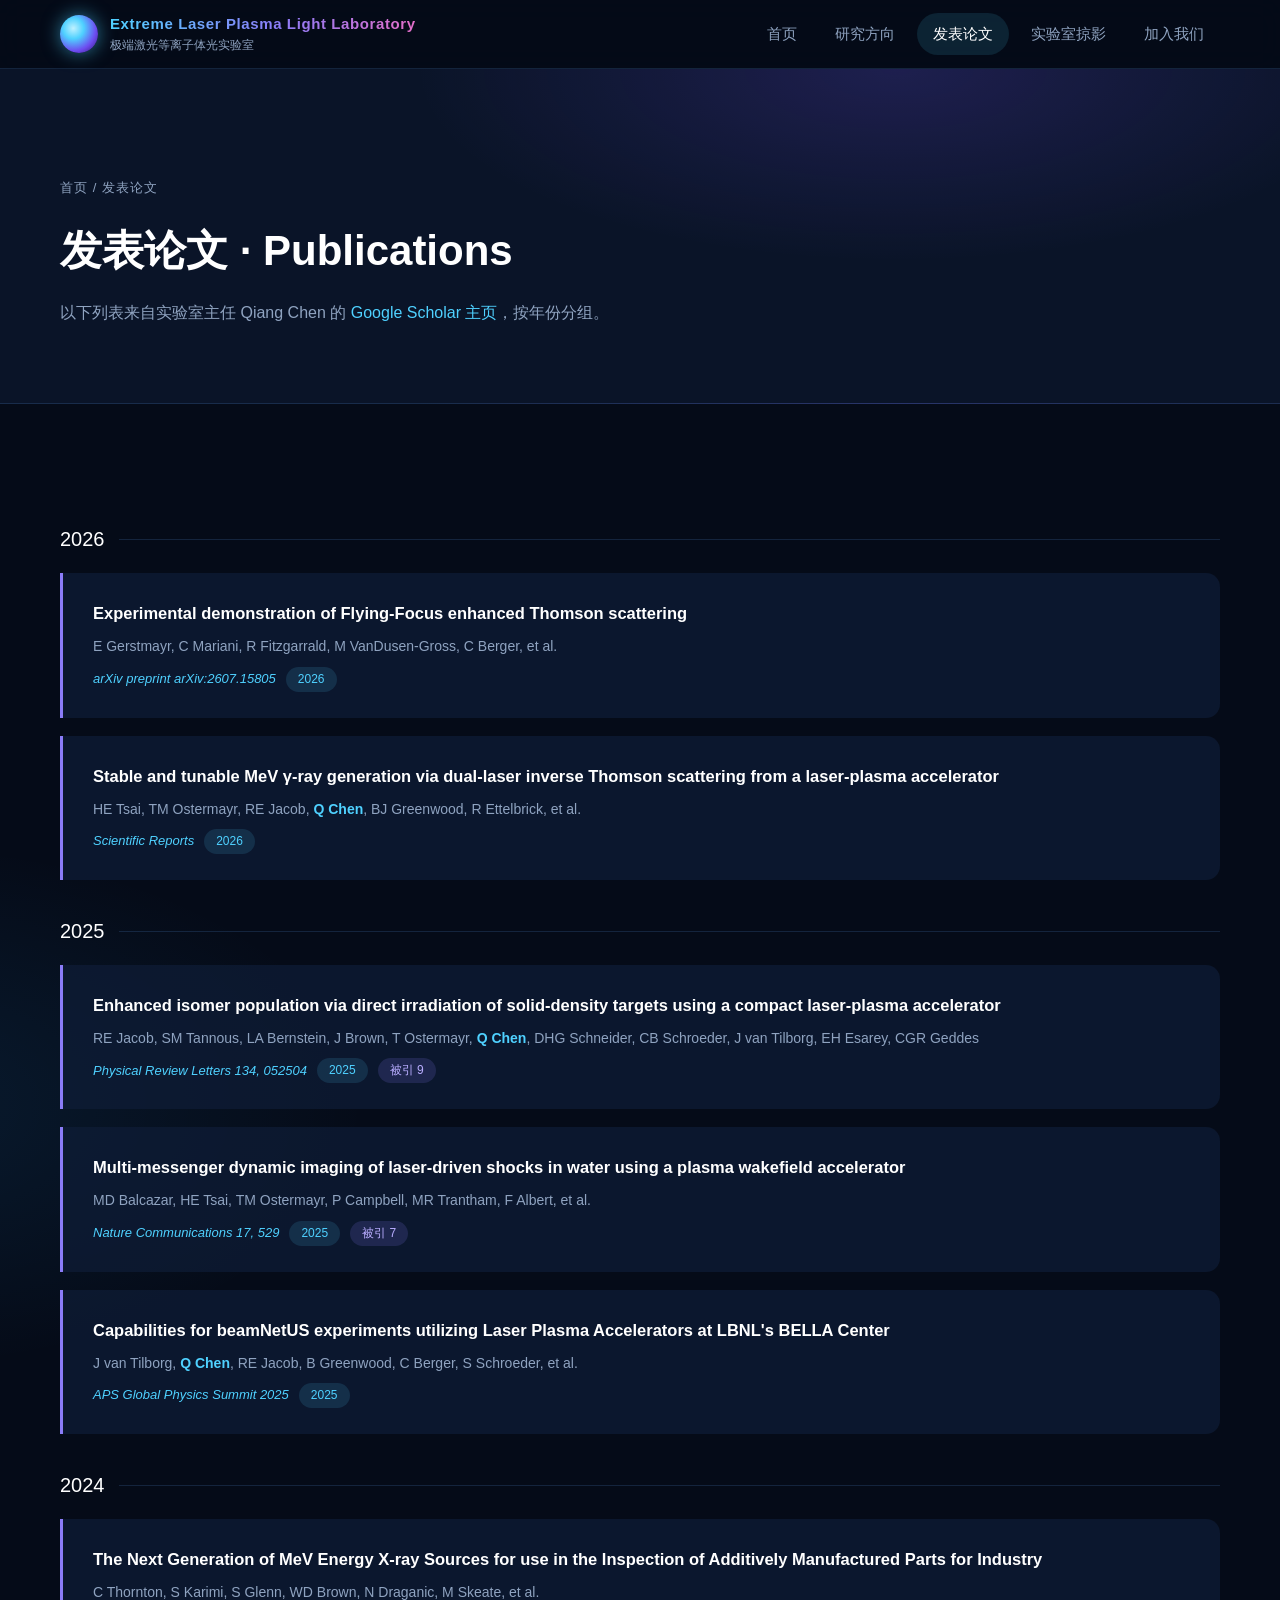
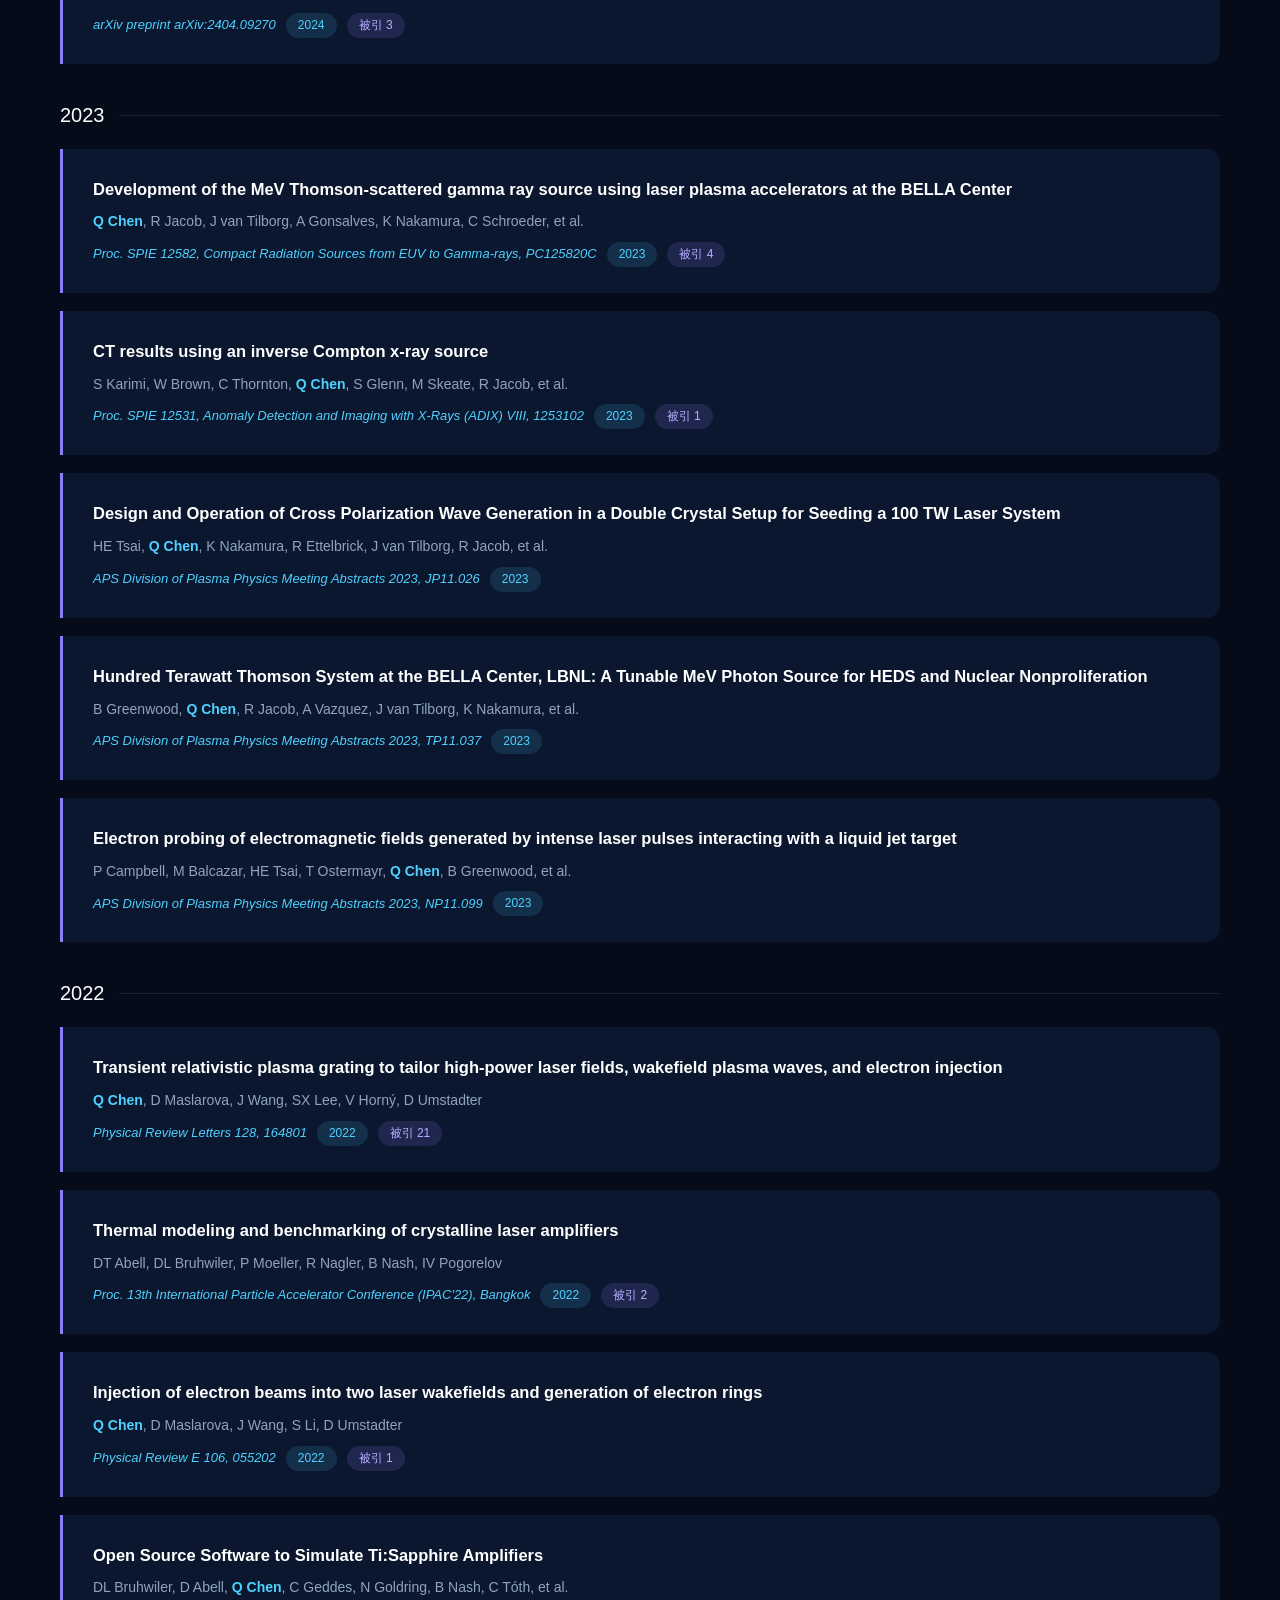
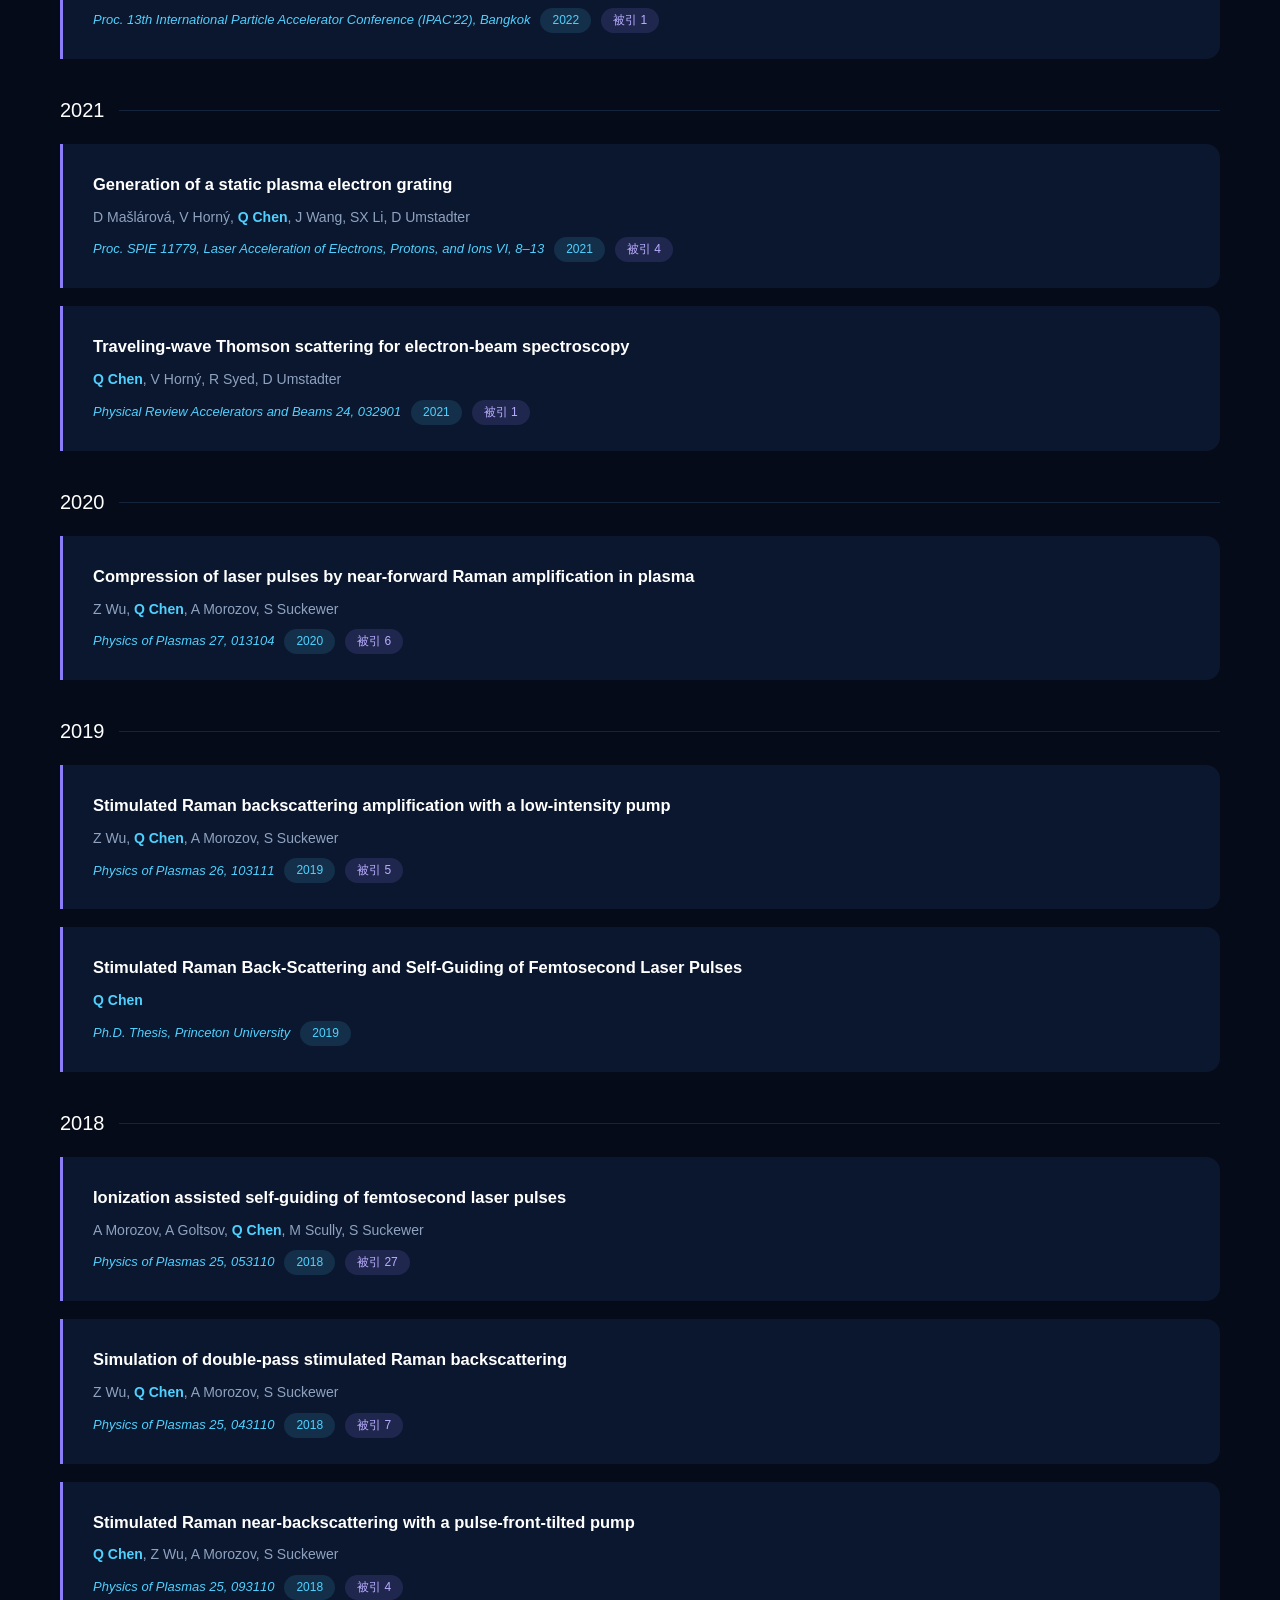
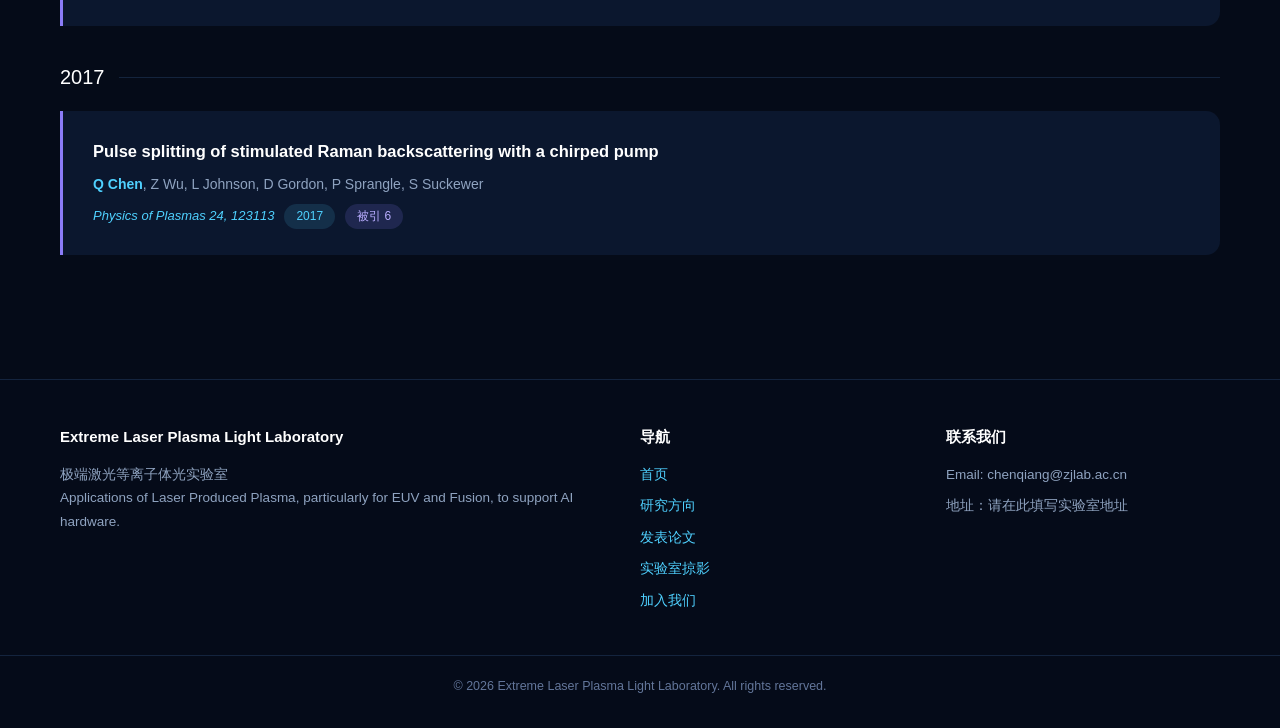
<file: publications.html>
<!DOCTYPE html>
<html lang="zh-CN">
<head>
  <meta charset="UTF-8" />
  <meta name="viewport" content="width=device-width, initial-scale=1.0" />
  <title>发表论文 | Extreme Laser Plasma Light Laboratory</title>
  <meta name="description" content="Extreme Laser Plasma Light Laboratory 学术论文列表。" />
  <link rel="icon" href="data:image/svg+xml,%3Csvg xmlns='http://www.w3.org/2000/svg' viewBox='0 0 100 100'%3E%3Ccircle cx='50' cy='50' r='42' fill='%232a1360'/%3E%3Ccircle cx='50' cy='50' r='20' fill='%234fd1ff'/%3E%3C/svg%3E" />
  <link rel="stylesheet" href="css/style.css" />
</head>
<body>

  <header class="site-header">
    <div class="wrap nav-bar">
      <a class="logo" href="index.html">
        <span class="logo-mark"></span>
        <span class="logo-text">
          <span class="en">Extreme Laser Plasma Light Laboratory</span><br />
          <span class="zh">极端激光等离子体光实验室</span>
        </span>
      </a>
      <button class="nav-toggle" aria-label="打开菜单"><span></span><span></span><span></span></button>
      <nav class="main-nav">
        <ul>
          <li><a href="index.html">首页</a></li>
          <li><a href="research.html">研究方向</a></li>
          <li><a href="publications.html" class="active">发表论文</a></li>
          <li><a href="gallery.html">实验室掠影</a></li>
          <li><a href="career.html">加入我们</a></li>
        </ul>
      </nav>
    </div>
  </header>

  <section class="page-hero">
    <div class="wrap">
      <p class="breadcrumb">首页 / 发表论文</p>
      <h1>发表论文 · Publications</h1>
      <p>以下列表来自实验室主任 Qiang Chen 的 <a href="https://scholar.google.com/citations?user=G9-5vv0AAAAJ&hl=en" target="_blank" rel="noopener" style="color:var(--accent);">Google Scholar 主页</a>，按年份分组。</p>
    </div>
  </section>

  <section class="block">
    <div class="wrap">

      <div class="year-group-title reveal">2026</div>
      <div class="pub-list">
        <article class="pub-item reveal">
          <div class="title">Experimental demonstration of Flying-Focus enhanced Thomson scattering</div>
          <div class="authors">E Gerstmayr, C Mariani, R Fitzgarrald, M VanDusen-Gross, C Berger, et al.</div>
          <div class="meta"><span class="journal">arXiv preprint arXiv:2607.15805</span><span class="year-badge">2026</span></div>
        </article>
        <article class="pub-item reveal">
          <div class="title">Stable and tunable MeV γ-ray generation via dual-laser inverse Thomson scattering from a laser-plasma accelerator</div>
          <div class="authors">HE Tsai, TM Ostermayr, RE Jacob, <strong>Q Chen</strong>, BJ Greenwood, R Ettelbrick, et al.</div>
          <div class="meta"><span class="journal">Scientific Reports</span><span class="year-badge">2026</span></div>
        </article>
      </div>

      <div class="year-group-title reveal">2025</div>
      <div class="pub-list">
        <article class="pub-item reveal">
          <div class="title">Enhanced isomer population via direct irradiation of solid-density targets using a compact laser-plasma accelerator</div>
          <div class="authors">RE Jacob, SM Tannous, LA Bernstein, J Brown, T Ostermayr, <strong>Q Chen</strong>, DHG Schneider, CB Schroeder, J van Tilborg, EH Esarey, CGR Geddes</div>
          <div class="meta"><span class="journal">Physical Review Letters 134, 052504</span><span class="year-badge">2025</span><span class="cite-badge">被引 9</span></div>
        </article>
        <article class="pub-item reveal">
          <div class="title">Multi-messenger dynamic imaging of laser-driven shocks in water using a plasma wakefield accelerator</div>
          <div class="authors">MD Balcazar, HE Tsai, TM Ostermayr, P Campbell, MR Trantham, F Albert, et al.</div>
          <div class="meta"><span class="journal">Nature Communications 17, 529</span><span class="year-badge">2025</span><span class="cite-badge">被引 7</span></div>
        </article>
        <article class="pub-item reveal">
          <div class="title">Capabilities for beamNetUS experiments utilizing Laser Plasma Accelerators at LBNL's BELLA Center</div>
          <div class="authors">J van Tilborg, <strong>Q Chen</strong>, RE Jacob, B Greenwood, C Berger, S Schroeder, et al.</div>
          <div class="meta"><span class="journal">APS Global Physics Summit 2025</span><span class="year-badge">2025</span></div>
        </article>
      </div>

      <div class="year-group-title reveal">2024</div>
      <div class="pub-list">
        <article class="pub-item reveal">
          <div class="title">The Next Generation of MeV Energy X-ray Sources for use in the Inspection of Additively Manufactured Parts for Industry</div>
          <div class="authors">C Thornton, S Karimi, S Glenn, WD Brown, N Draganic, M Skeate, et al.</div>
          <div class="meta"><span class="journal">arXiv preprint arXiv:2404.09270</span><span class="year-badge">2024</span><span class="cite-badge">被引 3</span></div>
        </article>
      </div>

      <div class="year-group-title reveal">2023</div>
      <div class="pub-list">
        <article class="pub-item reveal">
          <div class="title">Development of the MeV Thomson-scattered gamma ray source using laser plasma accelerators at the BELLA Center</div>
          <div class="authors"><strong>Q Chen</strong>, R Jacob, J van Tilborg, A Gonsalves, K Nakamura, C Schroeder, et al.</div>
          <div class="meta"><span class="journal">Proc. SPIE 12582, Compact Radiation Sources from EUV to Gamma-rays, PC125820C</span><span class="year-badge">2023</span><span class="cite-badge">被引 4</span></div>
        </article>
        <article class="pub-item reveal">
          <div class="title">CT results using an inverse Compton x-ray source</div>
          <div class="authors">S Karimi, W Brown, C Thornton, <strong>Q Chen</strong>, S Glenn, M Skeate, R Jacob, et al.</div>
          <div class="meta"><span class="journal">Proc. SPIE 12531, Anomaly Detection and Imaging with X-Rays (ADIX) VIII, 1253102</span><span class="year-badge">2023</span><span class="cite-badge">被引 1</span></div>
        </article>
        <article class="pub-item reveal">
          <div class="title">Design and Operation of Cross Polarization Wave Generation in a Double Crystal Setup for Seeding a 100 TW Laser System</div>
          <div class="authors">HE Tsai, <strong>Q Chen</strong>, K Nakamura, R Ettelbrick, J van Tilborg, R Jacob, et al.</div>
          <div class="meta"><span class="journal">APS Division of Plasma Physics Meeting Abstracts 2023, JP11.026</span><span class="year-badge">2023</span></div>
        </article>
        <article class="pub-item reveal">
          <div class="title">Hundred Terawatt Thomson System at the BELLA Center, LBNL: A Tunable MeV Photon Source for HEDS and Nuclear Nonproliferation</div>
          <div class="authors">B Greenwood, <strong>Q Chen</strong>, R Jacob, A Vazquez, J van Tilborg, K Nakamura, et al.</div>
          <div class="meta"><span class="journal">APS Division of Plasma Physics Meeting Abstracts 2023, TP11.037</span><span class="year-badge">2023</span></div>
        </article>
        <article class="pub-item reveal">
          <div class="title">Electron probing of electromagnetic fields generated by intense laser pulses interacting with a liquid jet target</div>
          <div class="authors">P Campbell, M Balcazar, HE Tsai, T Ostermayr, <strong>Q Chen</strong>, B Greenwood, et al.</div>
          <div class="meta"><span class="journal">APS Division of Plasma Physics Meeting Abstracts 2023, NP11.099</span><span class="year-badge">2023</span></div>
        </article>
      </div>

      <div class="year-group-title reveal">2022</div>
      <div class="pub-list">
        <article class="pub-item reveal">
          <div class="title">Transient relativistic plasma grating to tailor high-power laser fields, wakefield plasma waves, and electron injection</div>
          <div class="authors"><strong>Q Chen</strong>, D Maslarova, J Wang, SX Lee, V Horný, D Umstadter</div>
          <div class="meta"><span class="journal">Physical Review Letters 128, 164801</span><span class="year-badge">2022</span><span class="cite-badge">被引 21</span></div>
        </article>
        <article class="pub-item reveal">
          <div class="title">Thermal modeling and benchmarking of crystalline laser amplifiers</div>
          <div class="authors">DT Abell, DL Bruhwiler, P Moeller, R Nagler, B Nash, IV Pogorelov</div>
          <div class="meta"><span class="journal">Proc. 13th International Particle Accelerator Conference (IPAC'22), Bangkok</span><span class="year-badge">2022</span><span class="cite-badge">被引 2</span></div>
        </article>
        <article class="pub-item reveal">
          <div class="title">Injection of electron beams into two laser wakefields and generation of electron rings</div>
          <div class="authors"><strong>Q Chen</strong>, D Maslarova, J Wang, S Li, D Umstadter</div>
          <div class="meta"><span class="journal">Physical Review E 106, 055202</span><span class="year-badge">2022</span><span class="cite-badge">被引 1</span></div>
        </article>
        <article class="pub-item reveal">
          <div class="title">Open Source Software to Simulate Ti:Sapphire Amplifiers</div>
          <div class="authors">DL Bruhwiler, D Abell, <strong>Q Chen</strong>, C Geddes, N Goldring, B Nash, C Tóth, et al.</div>
          <div class="meta"><span class="journal">Proc. 13th International Particle Accelerator Conference (IPAC'22), Bangkok</span><span class="year-badge">2022</span><span class="cite-badge">被引 1</span></div>
        </article>
      </div>

      <div class="year-group-title reveal">2021</div>
      <div class="pub-list">
        <article class="pub-item reveal">
          <div class="title">Generation of a static plasma electron grating</div>
          <div class="authors">D Mašlárová, V Horný, <strong>Q Chen</strong>, J Wang, SX Li, D Umstadter</div>
          <div class="meta"><span class="journal">Proc. SPIE 11779, Laser Acceleration of Electrons, Protons, and Ions VI, 8–13</span><span class="year-badge">2021</span><span class="cite-badge">被引 4</span></div>
        </article>
        <article class="pub-item reveal">
          <div class="title">Traveling-wave Thomson scattering for electron-beam spectroscopy</div>
          <div class="authors"><strong>Q Chen</strong>, V Horný, R Syed, D Umstadter</div>
          <div class="meta"><span class="journal">Physical Review Accelerators and Beams 24, 032901</span><span class="year-badge">2021</span><span class="cite-badge">被引 1</span></div>
        </article>
      </div>

      <div class="year-group-title reveal">2020</div>
      <div class="pub-list">
        <article class="pub-item reveal">
          <div class="title">Compression of laser pulses by near-forward Raman amplification in plasma</div>
          <div class="authors">Z Wu, <strong>Q Chen</strong>, A Morozov, S Suckewer</div>
          <div class="meta"><span class="journal">Physics of Plasmas 27, 013104</span><span class="year-badge">2020</span><span class="cite-badge">被引 6</span></div>
        </article>
      </div>

      <div class="year-group-title reveal">2019</div>
      <div class="pub-list">
        <article class="pub-item reveal">
          <div class="title">Stimulated Raman backscattering amplification with a low-intensity pump</div>
          <div class="authors">Z Wu, <strong>Q Chen</strong>, A Morozov, S Suckewer</div>
          <div class="meta"><span class="journal">Physics of Plasmas 26, 103111</span><span class="year-badge">2019</span><span class="cite-badge">被引 5</span></div>
        </article>
        <article class="pub-item reveal">
          <div class="title">Stimulated Raman Back-Scattering and Self-Guiding of Femtosecond Laser Pulses</div>
          <div class="authors"><strong>Q Chen</strong></div>
          <div class="meta"><span class="journal">Ph.D. Thesis, Princeton University</span><span class="year-badge">2019</span></div>
        </article>
      </div>

      <div class="year-group-title reveal">2018</div>
      <div class="pub-list">
        <article class="pub-item reveal">
          <div class="title">Ionization assisted self-guiding of femtosecond laser pulses</div>
          <div class="authors">A Morozov, A Goltsov, <strong>Q Chen</strong>, M Scully, S Suckewer</div>
          <div class="meta"><span class="journal">Physics of Plasmas 25, 053110</span><span class="year-badge">2018</span><span class="cite-badge">被引 27</span></div>
        </article>
        <article class="pub-item reveal">
          <div class="title">Simulation of double-pass stimulated Raman backscattering</div>
          <div class="authors">Z Wu, <strong>Q Chen</strong>, A Morozov, S Suckewer</div>
          <div class="meta"><span class="journal">Physics of Plasmas 25, 043110</span><span class="year-badge">2018</span><span class="cite-badge">被引 7</span></div>
        </article>
        <article class="pub-item reveal">
          <div class="title">Stimulated Raman near-backscattering with a pulse-front-tilted pump</div>
          <div class="authors"><strong>Q Chen</strong>, Z Wu, A Morozov, S Suckewer</div>
          <div class="meta"><span class="journal">Physics of Plasmas 25, 093110</span><span class="year-badge">2018</span><span class="cite-badge">被引 4</span></div>
        </article>
      </div>

      <div class="year-group-title reveal">2017</div>
      <div class="pub-list">
        <article class="pub-item reveal">
          <div class="title">Pulse splitting of stimulated Raman backscattering with a chirped pump</div>
          <div class="authors"><strong>Q Chen</strong>, Z Wu, L Johnson, D Gordon, P Sprangle, S Suckewer</div>
          <div class="meta"><span class="journal">Physics of Plasmas 24, 123113</span><span class="year-badge">2017</span><span class="cite-badge">被引 6</span></div>
        </article>
      </div>

    </div>
  </section>

  <footer class="site-footer">
    <div class="wrap footer-grid">
      <div>
        <h4>Extreme Laser Plasma Light Laboratory</h4>
        <p>极端激光等离子体光实验室<br />Applications of Laser Produced Plasma, particularly for EUV and Fusion, to support AI hardware.</p>
      </div>
      <div>
        <h4>导航</h4>
        <ul>
          <li><a href="index.html">首页</a></li>
          <li><a href="research.html">研究方向</a></li>
          <li><a href="publications.html">发表论文</a></li>
          <li><a href="gallery.html">实验室掠影</a></li>
          <li><a href="career.html">加入我们</a></li>
        </ul>
      </div>
      <div>
        <h4>联系我们</h4>
        <ul>
          <li>Email: chenqiang@zjlab.ac.cn</li>
          <li>地址：请在此填写实验室地址</li>
        </ul>
      </div>
    </div>
    <div class="copyright">© 2026 Extreme Laser Plasma Light Laboratory. All rights reserved.</div>
  </footer>

  <script src="js/main.js"></script>
</body>
</html>
</file>
<file: css/style.css>
/* ============================================================
   Extreme Laser Plasma Light Laboratory — 全局样式
   ============================================================ */
:root {
  --bg: #050b18;
  --bg-soft: #0a1428;
  --bg-card: rgba(15, 28, 54, 0.72);
  --border: rgba(102, 168, 255, 0.16);
  --text: #dbe6f5;
  --text-dim: #8fa3c0;
  --accent: #4fd1ff;
  --accent-2: #8b7cf8;
  --accent-3: #f5a86b;
  --grad: linear-gradient(100deg, #4fd1ff, #8b7cf8 55%, #e46ec8);
  --radius: 14px;
  --maxw: 1160px;
}

* { margin: 0; padding: 0; box-sizing: border-box; }

html { scroll-behavior: smooth; }

body {
  font-family: "PingFang SC", "Microsoft YaHei", "Segoe UI", -apple-system,
    "Helvetica Neue", Arial, sans-serif;
  background:
    radial-gradient(1100px 520px at 85% -10%, rgba(120, 80, 255, 0.14), transparent 60%),
    radial-gradient(900px 480px at -10% 20%, rgba(40, 170, 255, 0.10), transparent 55%),
    var(--bg);
  color: var(--text);
  line-height: 1.75;
  min-height: 100vh;
}

img { max-width: 100%; display: block; }
a { color: var(--accent); text-decoration: none; }
ul { list-style: none; }

.wrap { width: min(var(--maxw), calc(100% - 48px)); margin: 0 auto; }

/* ---------------- 顶部导航 ---------------- */
.site-header {
  position: sticky; top: 0; z-index: 100;
  backdrop-filter: blur(14px);
  background: rgba(5, 11, 24, 0.78);
  border-bottom: 1px solid var(--border);
}
.nav-bar {
  display: flex; align-items: center; justify-content: space-between;
  height: 68px; gap: 24px;
}
.logo {
  display: flex; align-items: center; gap: 12px; color: #fff; font-weight: 700;
}
.logo-mark {
  width: 38px; height: 38px; flex: none; border-radius: 50%;
  background: radial-gradient(circle at 35% 35%, #bff1ff, var(--accent) 30%, #6d4bf0 65%, #2a1360);
  box-shadow: 0 0 18px rgba(79, 209, 255, 0.55);
  position: relative;
}
.logo-text { line-height: 1.25; }
.logo-text .en {
  font-size: 15px; letter-spacing: 0.04em;
  background: var(--grad); -webkit-background-clip: text; background-clip: text; color: transparent;
}
.logo-text .zh { font-size: 12px; color: var(--text-dim); font-weight: 400; }

.main-nav ul { display: flex; gap: 6px; align-items: center; }
.main-nav a {
  display: block; padding: 8px 16px; border-radius: 999px;
  color: var(--text-dim); font-size: 15px; transition: all 0.25s;
}
.main-nav a:hover, .main-nav a.active { color: #fff; background: rgba(79, 209, 255, 0.12); }

#langToggle {
  flex: none; padding: 6px 14px; border-radius: 999px; margin-left: 8px;
  background: rgba(79, 209, 255, 0.10); border: 1px solid rgba(79, 209, 255, 0.30);
  color: var(--accent); font-size: 13px; font-weight: 600; cursor: pointer;
  transition: all 0.25s;
}
#langToggle:hover { background: rgba(79, 209, 255, 0.20); color: #fff; }

.nav-toggle {
  display: none; flex-direction: column; gap: 5px; cursor: pointer;
  background: none; border: 0; padding: 8px;
}
.nav-toggle span {
  width: 22px; height: 2px; background: var(--text); border-radius: 2px;
  transition: transform 0.3s, opacity 0.3s;
}
.nav-toggle.open span:nth-child(1) { transform: translateY(7px) rotate(45deg); }
.nav-toggle.open span:nth-child(2) { opacity: 0; }
.nav-toggle.open span:nth-child(3) { transform: translateY(-7px) rotate(-45deg); }

/* ---------------- Hero ---------------- */
.hero {
  position: relative; overflow: hidden;
  padding: 130px 0 150px;
  border-bottom: 1px solid var(--border);
}
.hero::before {
  content: ""; position: absolute; inset: 0;
  background:
    linear-gradient(rgba(5, 11, 24, 0.35), var(--bg) 96%),
    url("https://trae-api-cn.mchost.guru/api/ide/v1/text_to_image?prompt=powerful%20pulsed%20laser%20beam%20striking%20a%20metal%20target%20inside%20a%20vacuum%20chamber%2C%20bright%20glowing%20plasma%20plume%20burst%2C%20extreme%20ultraviolet%20light%20source%20experiment%2C%20dark%20scientific%20laboratory%2C%20blue%20and%20violet%20glow%2C%20photorealistic%20cinematic%20photography&image_size=landscape_16_9")
      center / cover no-repeat;
  filter: saturate(1.05);
}
.hero-inner { position: relative; z-index: 1; text-align: center; }
.hero h1 {
  font-size: clamp(34px, 5.4vw, 58px); line-height: 1.25; color: #fff;
  text-shadow: 0 4px 30px rgba(20, 60, 140, 0.8);
}
.hero h1 .en {
  display: block; font-size: clamp(26px, 4vw, 44px);
  background: var(--grad); -webkit-background-clip: text; background-clip: text; color: transparent;
}
.hero p.sub {
  max-width: 720px; margin: 22px auto 0; color: #b9c9e2;
  font-size: clamp(15px, 2vw, 18px);
}
.hero-actions { margin-top: 36px; display: flex; gap: 16px; justify-content: center; flex-wrap: wrap; }

.btn {
  display: inline-block; padding: 12px 30px; border-radius: 999px;
  font-size: 15px; transition: transform 0.25s, box-shadow 0.25s, background 0.25s;
  cursor: pointer; border: 0;
}
.btn-primary {
  background: var(--grad); color: #fff; font-weight: 600;
  box-shadow: 0 6px 24px rgba(109, 96, 245, 0.45);
}
.btn-primary:hover { transform: translateY(-2px); box-shadow: 0 10px 30px rgba(109, 96, 245, 0.6); }
.btn-ghost {
  color: #dcebff; border: 1px solid rgba(140, 190, 255, 0.4);
  background: rgba(10, 25, 50, 0.4);
}
.btn-ghost:hover { background: rgba(79, 209, 255, 0.14); transform: translateY(-2px); }

/* ---------------- 区块通用 ---------------- */
section.block { padding: 84px 0; }
section.block.tinted { background: rgba(13, 19, 44, 0.55); border-top: 1px solid var(--border); border-bottom: 1px solid var(--border); }
.section-head { text-align: center; margin-bottom: 52px; }
.section-head .kicker {
  display: inline-block; font-size: 13px; letter-spacing: 0.22em;
  color: var(--accent); text-transform: uppercase; margin-bottom: 10px;
}
.section-head h2 { font-size: clamp(26px, 3.4vw, 36px); color: #fff; }
.section-head p.desc { max-width: 760px; margin: 14px auto 0; color: var(--text-dim); }

.card-grid { display: grid; gap: 24px; grid-template-columns: repeat(auto-fit, minmax(300px, 1fr)); }

/* 研究兴趣标签 */
.interest-tags {
  display: flex; flex-wrap: wrap; gap: 10px; justify-content: center;
  margin: -20px 0 48px;
}
.interest-tags li {
  padding: 6px 17px; border-radius: 999px; font-size: 13.5px;
  background: rgba(79, 209, 255, 0.07); border: 1px solid var(--border);
  color: var(--text-dim); transition: color 0.2s, border-color 0.2s, background 0.2s;
}
.interest-tags li:hover {
  color: #fff; border-color: rgba(79, 209, 255, 0.5); background: rgba(79, 209, 255, 0.12);
}

/* 招聘页前沿视觉带 */
.frontier-grid { display: grid; gap: 22px; grid-template-columns: repeat(auto-fit, minmax(240px, 1fr)); }
.frontier-card {
  background: var(--bg-card); border: 1px solid var(--border); border-radius: var(--radius);
  overflow: hidden; transition: transform 0.25s, border-color 0.25s, box-shadow 0.25s;
}
.frontier-card:hover { transform: translateY(-6px); border-color: rgba(79, 209, 255, 0.5); box-shadow: 0 16px 40px rgba(0, 0, 0, 0.35); }
.frontier-card img { width: 100%; height: 180px; object-fit: cover; display: block; }
.frontier-card figcaption { padding: 16px 18px 18px; display: flex; flex-direction: column; gap: 5px; }
.frontier-card strong { color: #fff; font-size: 15px; }
.frontier-card span { color: var(--text-dim); font-size: 13px; line-height: 1.6; }

.card {
  background: var(--bg-card); border: 1px solid var(--border);
  border-radius: var(--radius); padding: 30px 28px;
  transition: transform 0.3s, border-color 0.3s, box-shadow 0.3s;
}
.card:hover {
  transform: translateY(-5px); border-color: rgba(79, 209, 255, 0.45);
  box-shadow: 0 14px 40px rgba(30, 90, 200, 0.22);
}
.card h3 { color: #fff; font-size: 19px; margin-bottom: 10px; }
.card p { color: var(--text-dim); font-size: 15px; }
.card .tagline {
  display: inline-block; margin-bottom: 14px; padding: 3px 12px; border-radius: 999px;
  font-size: 12px; letter-spacing: 0.06em;
  background: rgba(139, 124, 248, 0.16); color: #beb5ff;
}

.mission-points { margin-top: 20px; display: grid; gap: 12px; }
.mission-points li {
  display: flex; gap: 10px; align-items: flex-start;
  color: var(--text-dim); font-size: 15px;
}
.mission-points li::before {
  content: "▸"; color: var(--accent); flex: none;
}

/* 研究方向图片卡 */
.research-img-card { padding: 0; overflow: hidden; }
.research-img-card img { height: 210px; width: 100%; object-fit: cover; }
.research-img-card .body { padding: 24px 26px 28px; }

/* ---------------- 团队 ---------------- */
.team-grid { display: grid; gap: 22px; grid-template-columns: repeat(auto-fit, minmax(220px, 1fr)); }
.member {
  text-align: center; padding: 32px 20px;
  background: var(--bg-card); border: 1px solid var(--border); border-radius: var(--radius);
  transition: transform 0.3s, border-color 0.3s;
}
.member:hover { transform: translateY(-4px); border-color: rgba(139, 124, 248, 0.5); }
.avatar {
  width: 86px; height: 86px; margin: 0 auto 16px; border-radius: 50%;
  display: flex; align-items: center; justify-content: center;
  font-size: 26px; font-weight: 700; color: #fff;
  background: linear-gradient(135deg, #274a8f, #6d4bf0);
  box-shadow: inset 0 0 0 3px rgba(255, 255, 255, 0.08), 0 6px 20px rgba(50, 70, 180, 0.4);
}
.member h3 { color: #fff; font-size: 17px; }
.member .role { color: var(--accent); font-size: 13px; margin-top: 4px; letter-spacing: 0.05em; }
.member .bio { color: var(--text-dim); font-size: 13.5px; margin-top: 10px; }
a.member-link { display: block; text-decoration: none; color: inherit; cursor: pointer; }
.member-more {
  display: inline-block; margin-top: 12px; font-size: 12.5px; color: var(--accent);
  opacity: 0; transform: translateY(4px); transition: opacity 0.25s, transform 0.25s;
}
.member-link:hover .member-more { opacity: 1; transform: none; }

/* ---------------- 论文列表 ---------------- */
.pub-list { display: grid; gap: 18px; }
.pub-item {
  padding: 26px 30px; border-left: 3px solid var(--accent-2);
  background: var(--bg-card); border-radius: 0 var(--radius) var(--radius) 0;
  transition: transform 0.25s;
}
.pub-item:hover { transform: translateX(4px); }
.pub-item .title { color: #fff; font-weight: 600; font-size: 16.5px; }
.pub-item .authors { color: var(--text-dim); font-size: 14px; margin-top: 6px; }
.pub-item .authors strong { color: var(--accent); font-weight: 600; }
.pub-item .meta { margin-top: 8px; display: flex; gap: 10px; flex-wrap: wrap; align-items: center; font-size: 13px; }
.pub-item .journal { color: var(--accent); font-style: italic; }
.pub-item .year-badge, .note-badge {
  padding: 2px 12px; border-radius: 999px; font-size: 12px;
  background: rgba(79, 209, 255, 0.13); color: var(--accent);
}
.note-badge { background: rgba(245, 168, 107, 0.14); color: var(--accent-3); }
.cite-badge {
  padding: 2px 12px; border-radius: 999px; font-size: 12px;
  background: rgba(139, 124, 248, 0.16); color: #b9adff;
}

.year-group-title {
  color: #fff; font-size: 20px; margin: 34px 0 16px;
  display: flex; align-items: center; gap: 14px;
}
.year-group-title::after { content: ""; flex: 1; height: 1px; background: var(--border); }

/* ---------------- 图库 ---------------- */
.gallery-grid {
  columns: 3 280px; column-gap: 20px;
}
.gallery-item {
  break-inside: avoid; margin-bottom: 20px; border-radius: var(--radius);
  overflow: hidden; border: 1px solid var(--border); cursor: zoom-in;
  position: relative; background: var(--bg-card);
}
.gallery-item img { width: 100%; transition: transform 0.5s ease, filter 0.4s; }
.gallery-item:hover img { transform: scale(1.05); filter: brightness(1.08); }
.gallery-item figcaption {
  position: absolute; left: 0; right: 0; bottom: 0; padding: 34px 16px 12px;
  font-size: 13.5px; color: #eaf3ff;
  background: linear-gradient(transparent, rgba(4, 10, 24, 0.92));
}
#lightbox {
  position: fixed; inset: 0; z-index: 200; display: none;
  align-items: center; justify-content: center; flex-direction: column; gap: 14px;
  background: rgba(3, 7, 17, 0.94); padding: 30px;
}
#lightbox.open { display: flex; }
#lightbox img { max-width: min(1080px, 92vw); max-height: 80vh; border-radius: 10px; }
#lightbox p { color: var(--text-dim); font-size: 14px; }
#lightbox .close {
  position: absolute; top: 22px; right: 30px; font-size: 34px; color: #fff;
  cursor: pointer; line-height: 1; user-select: none;
}

/* ---------------- Career ---------------- */
.job-list { display: grid; gap: 20px; }
.job {
  padding: 28px 30px; background: var(--bg-card);
  border: 1px solid var(--border); border-radius: var(--radius);
}
.job-head { display: flex; justify-content: space-between; gap: 14px; flex-wrap: wrap; align-items: baseline; }
.job h3 { color: #fff; font-size: 18px; }
.job .badge-open {
  padding: 2px 12px; border-radius: 999px; font-size: 12px;
  background: rgba(63, 220, 150, 0.14); color: #52e0a0;
}
.job p { color: var(--text-dim); font-size: 14.5px; margin-top: 10px; }
.contact-strip {
  margin-top: 48px; padding: 34px 30px; text-align: center;
  border-radius: var(--radius);
  background: linear-gradient(120deg, rgba(47, 121, 255, 0.16), rgba(139, 76, 240, 0.14));
  border: 1px solid var(--border);
}
.contact-strip h3 { color: #fff; margin-bottom: 8px; }
.contact-strip code {
  font-size: 16px; color: var(--accent); letter-spacing: 0.02em;
}

/* ---------------- 页脚 ---------------- */
.site-footer {
  border-top: 1px solid var(--border); margin-top: 40px;
  background: rgba(6, 12, 26, 0.8); padding: 44px 0 30px;
}
.footer-grid {
  display: grid; gap: 32px; grid-template-columns: 2fr 1fr 1fr;
}
.footer-grid h4 { color: #fff; font-size: 15px; margin-bottom: 12px; }
.footer-grid p, .footer-grid li { color: var(--text-dim); font-size: 13.5px; }
.footer-grid li { margin-bottom: 8px; }
.footer-grid a:hover { color: var(--accent); }
.copyright {
  margin-top: 34px; padding-top: 20px; border-top: 1px solid var(--border);
  text-align: center; color: #63769a; font-size: 12.5px;
}

/* ---------------- 入场动画 ---------------- */
.reveal { opacity: 0; transform: translateY(26px); transition: opacity 0.7s ease, transform 0.7s ease; }
.reveal.visible { opacity: 1; transform: none; }

.page-hero {
  position: relative; padding: 96px 0 76px; overflow: hidden;
  border-bottom: 1px solid var(--border);
  background:
    radial-gradient(800px 320px at 70% 0%, rgba(120, 80, 255, 0.18), transparent 60%),
    var(--bg-soft);
}
.page-hero h1 { color: #fff; font-size: clamp(28px, 4vw, 42px); }
.page-hero p { color: var(--text-dim); max-width: 700px; margin-top: 12px; }
.breadcrumb { font-size: 13px; color: var(--text-dim); margin-bottom: 14px; letter-spacing: 0.08em; }

/* ---------------- 响应式 ---------------- */
@media (max-width: 900px) {
  .footer-grid { grid-template-columns: 1fr; }
}
@media (max-width: 820px) {
  .main-nav {
    position: fixed; top: 68px; left: 0; right: 0; z-index: 99;
    background: rgba(5, 11, 24, 0.97); border-bottom: 1px solid var(--border);
    display: none; padding: 14px 0 20px;
  }
  .main-nav.open { display: block; }
  .main-nav ul { flex-direction: column; padding: 0 24px; gap: 4px; }
  .main-nav a { padding: 12px 16px; font-size: 16px; }
  .nav-toggle { display: flex; }
  .hero { padding: 90px 0 110px; }
  section.block { padding: 64px 0; }
  .wrap { width: calc(100% - 36px); }
}
</file>
